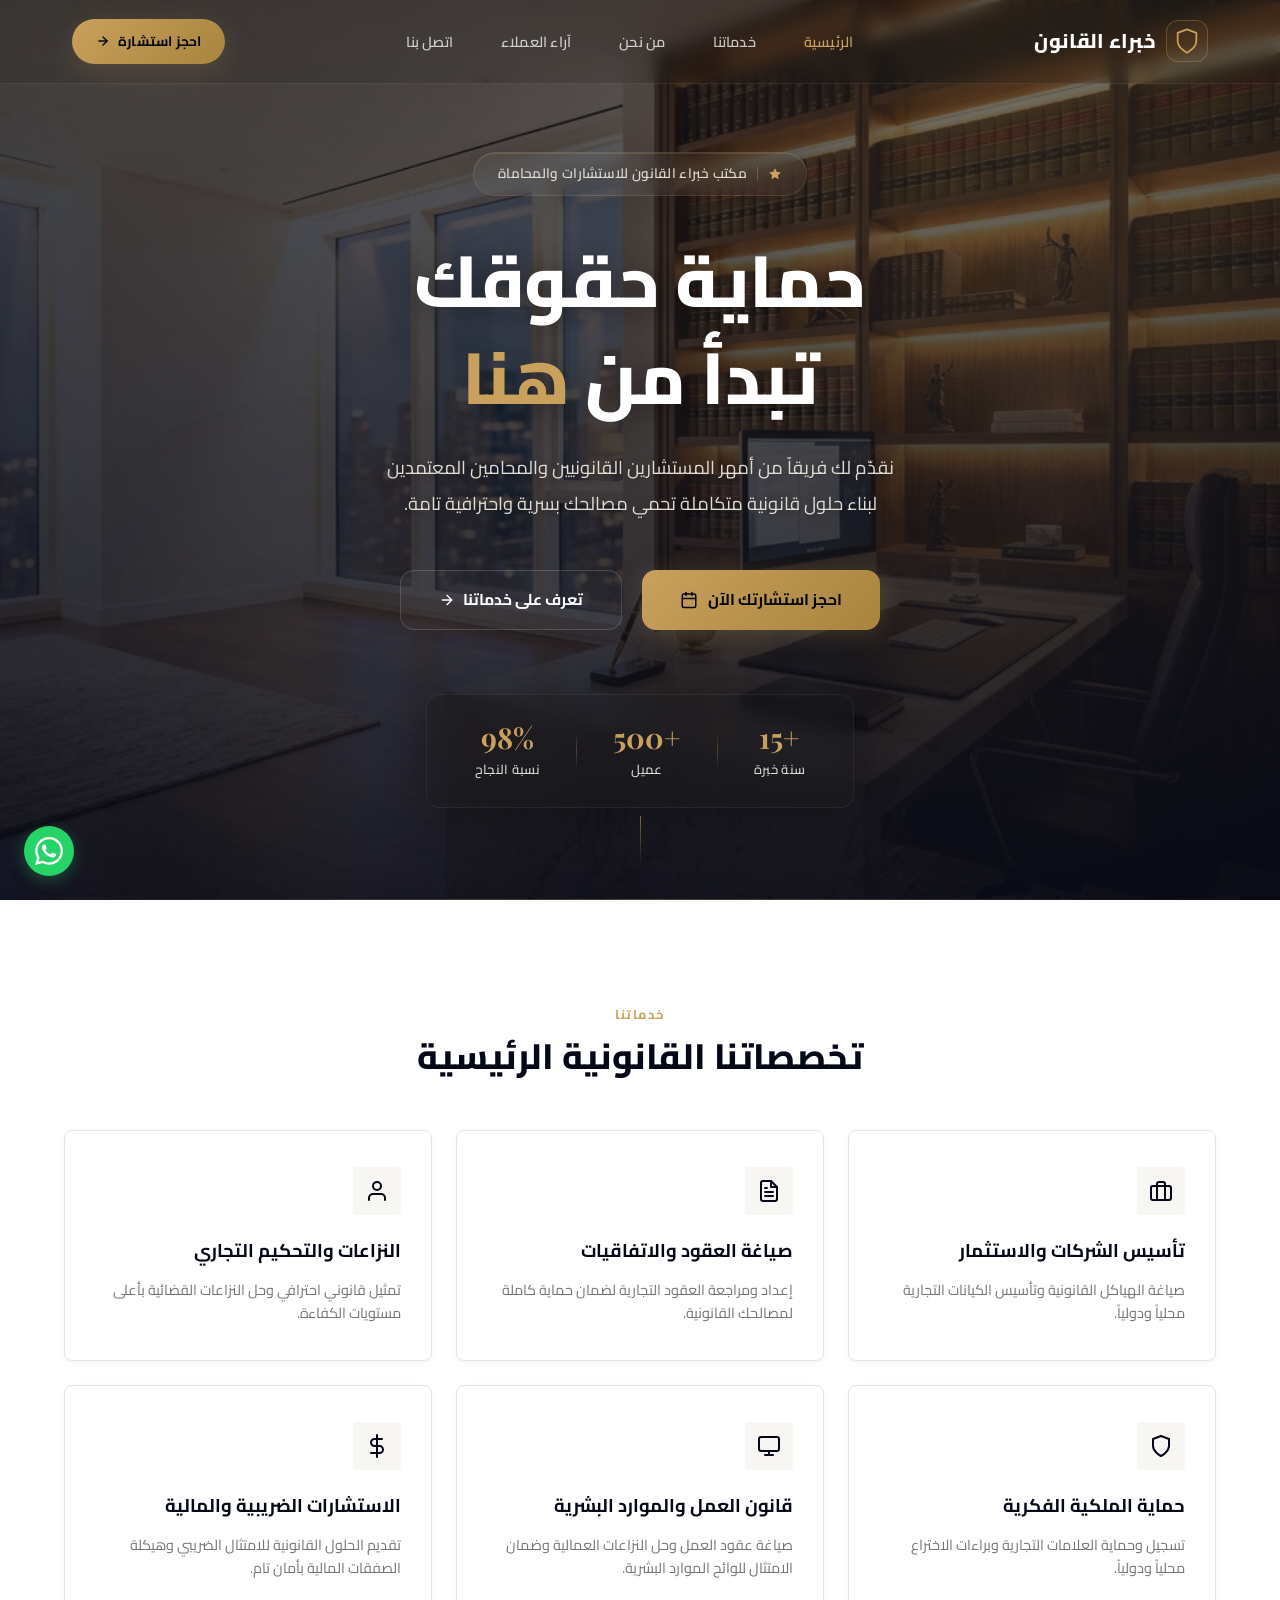
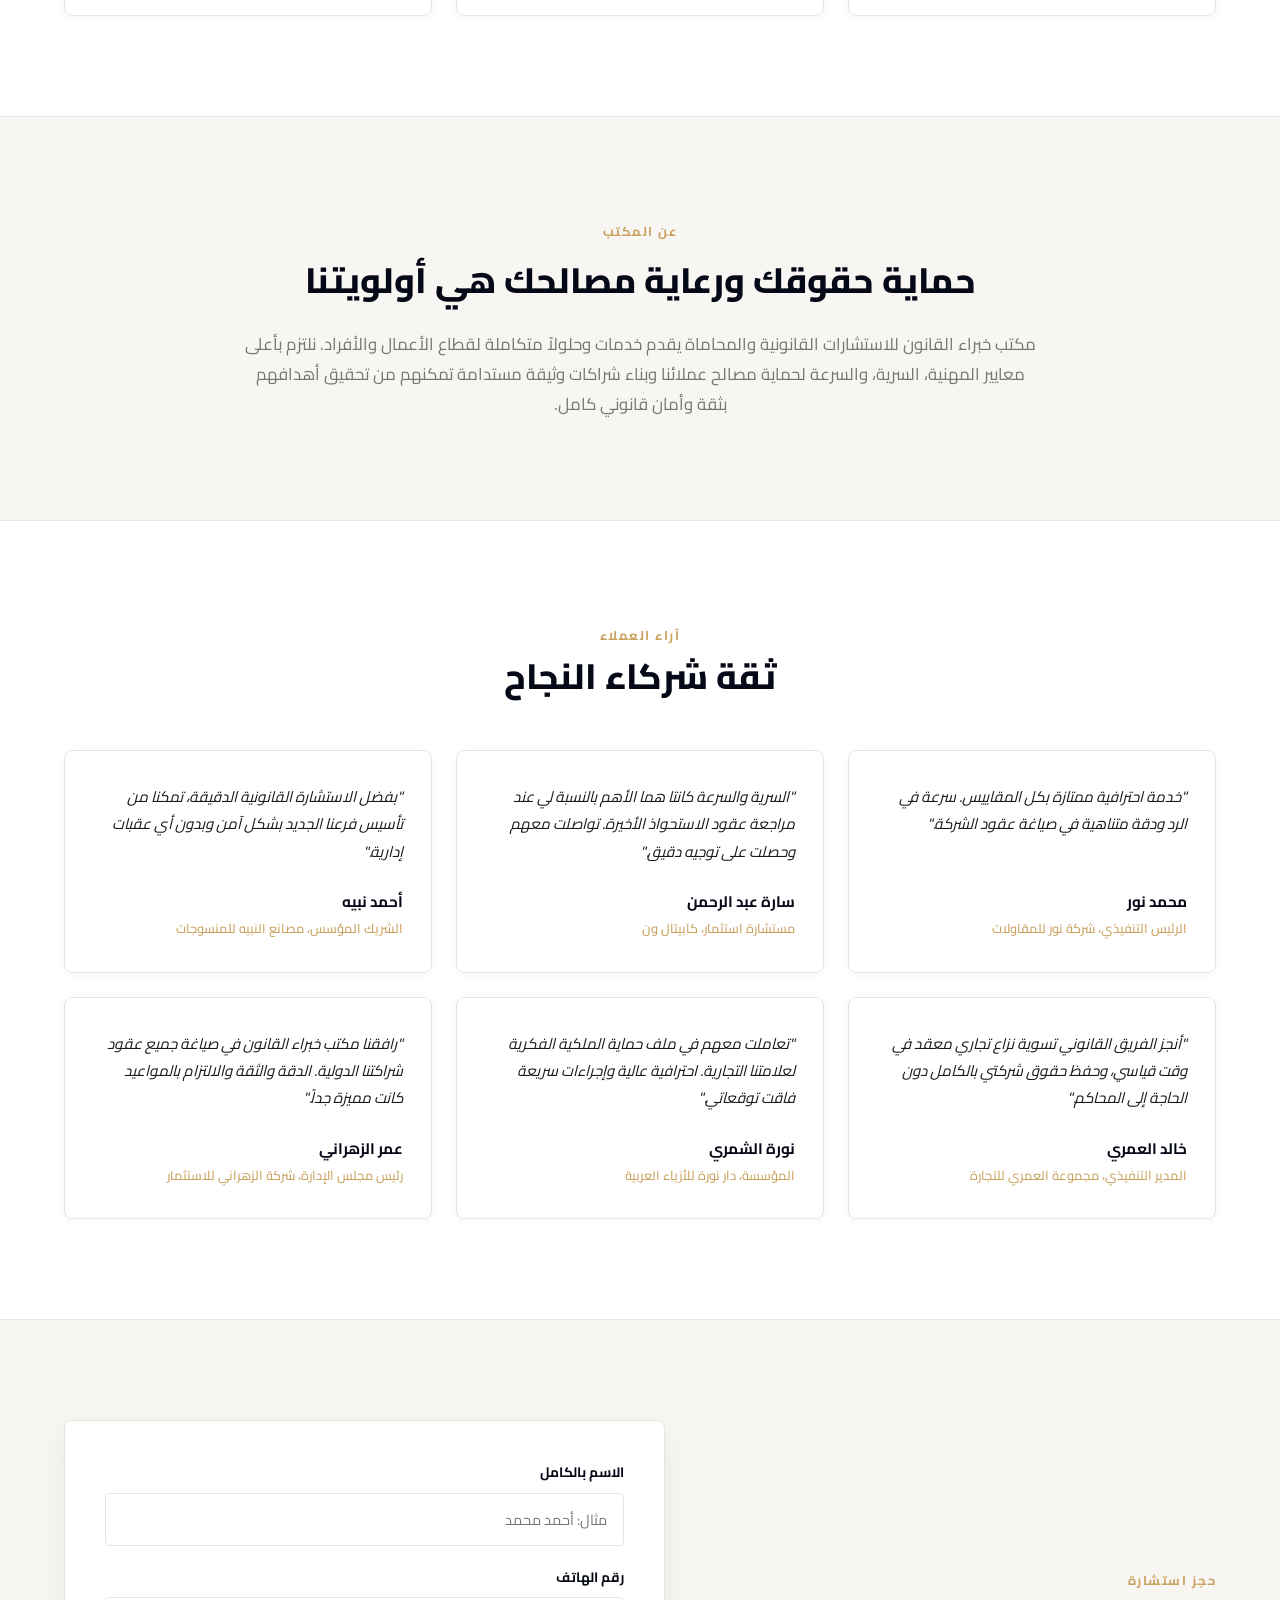
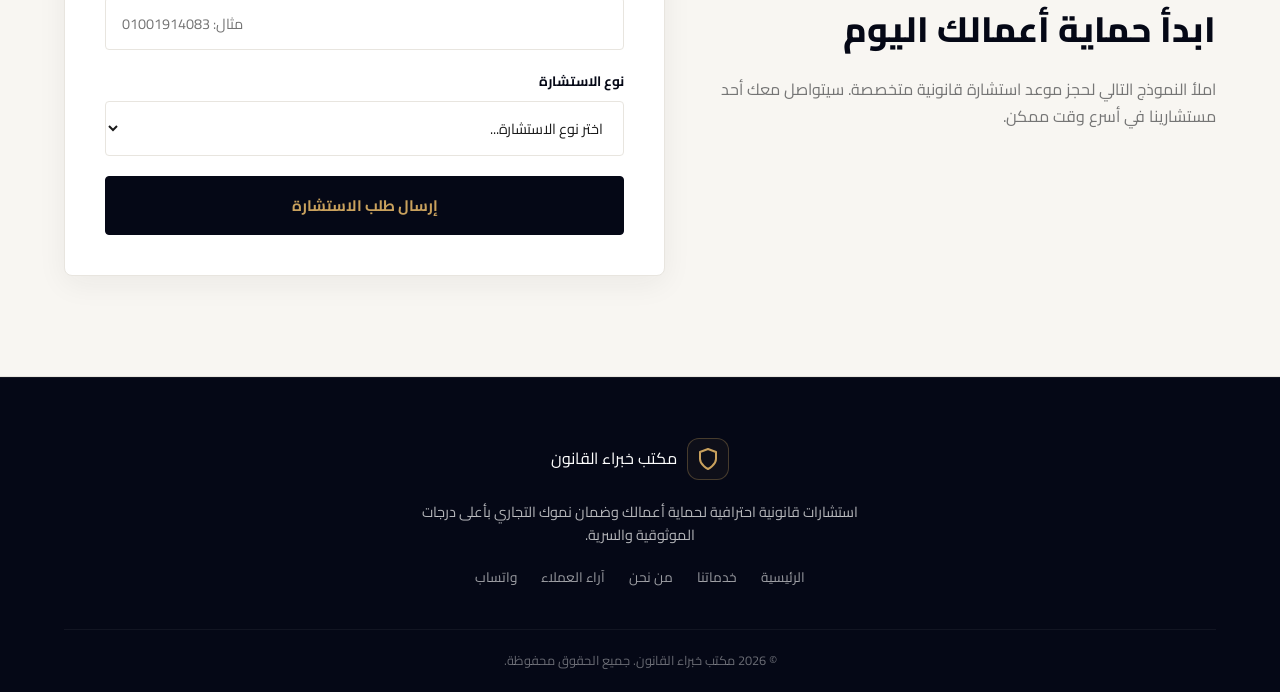
<file: index.html>
<!DOCTYPE html>
<html lang="ar" dir="rtl">
<head>
  <meta charset="UTF-8">
  <meta name="viewport" content="width=device-width, initial-scale=1.0">
  <meta name="description" content="مكتب خبراء القانون — استشارات قانونية موثوقة وحلول متكاملة للشركات والأفراد بأعلى درجات السرية والاحترافية.">
  <title>خبراء القانون | استشارات قانونية موثوقة</title>
  <!-- Premium Fonts -->
  <link rel="preconnect" href="https://fonts.googleapis.com">
  <link rel="preconnect" href="https://fonts.gstatic.com" crossorigin>
  <link href="https://fonts.googleapis.com/css2?family=Playfair+Display:wght@400;500;600;700;800;900&family=Cairo:wght@300;400;500;600;700;800;900&family=Inter:wght@300;400;500;600;700&display=swap" rel="stylesheet">
  <!-- Main Stylesheet -->
  <link rel="stylesheet" href="style.css?v=4.0">
</head>
<body>

  <!-- ===== PREMIUM NAVBAR ===== -->
  <nav class="navbar transparent" id="navbar">
    <div class="nav-container">
      <a href="#" class="logo" id="nav-logo">
        <span class="logo-icon">
          <svg width="28" height="28" viewBox="0 0 24 24" fill="none" stroke="currentColor" stroke-width="1.5" stroke-linecap="round" stroke-linejoin="round"><path d="M12 22s8-4 8-10V5l-8-3-8 3v7c0 6 8 10 8 10z"/></svg>
        </span>
        <span class="logo-text">خبراء القانون</span>
      </a>
      <ul class="nav-links" id="nav-links">
        <li><a href="#hero" class="active">الرئيسية</a></li>
        <li><a href="#services">خدماتنا</a></li>
        <li><a href="#about">من نحن</a></li>
        <li><a href="#testimonials">آراء العملاء</a></li>
        <li><a href="#booking">اتصل بنا</a></li>
      </ul>
      <a href="#booking" class="nav-cta" id="nav-cta-btn">
        <span>احجز استشارة</span>
        <svg width="14" height="14" viewBox="0 0 24 24" fill="none" stroke="currentColor" stroke-width="2.5" stroke-linecap="round" stroke-linejoin="round"><line x1="5" y1="12" x2="19" y2="12"/><polyline points="12 5 19 12 12 19"/></svg>
      </a>
      <button class="mobile-toggle" id="mobile-toggle" aria-label="القائمة">
        <span class="hamburger-line"></span>
        <span class="hamburger-line"></span>
        <span class="hamburger-line"></span>
      </button>
    </div>
  </nav>

  <!-- ===== HERO SECTION — PREMIUM REBUILD ===== -->
  <section class="hero" id="hero">
    <!-- Cinematic Background -->
    <div class="hero-bg" id="hero-parallax-bg"></div>
    <!-- Multi-Layer Overlay -->
    <div class="hero-overlay"></div>
    <div class="hero-overlay-gradient"></div>
    <!-- Decorative Light Effects -->
    <div class="hero-light-orb hero-light-orb--1"></div>
    <div class="hero-light-orb hero-light-orb--2"></div>
    <!-- Thin Gold Accent Line -->
    <div class="hero-gold-line"></div>

    <div class="hero-content">
      <!-- Premium Glass Badge -->
      <div class="hero-badge animate-fade-up" style="--delay: 0.1s">
        <span class="badge-icon">
          <svg width="14" height="14" viewBox="0 0 24 24" fill="currentColor" stroke="none"><path d="M12 2l3.09 6.26L22 9.27l-5 4.87 1.18 6.88L12 17.77l-6.18 3.25L7 14.14 2 9.27l6.91-1.01L12 2z"/></svg>
        </span>
        <span class="badge-divider"></span>
        <span class="badge-text">مكتب خبراء القانون للاستشارات والمحاماة</span>
      </div>

      <!-- Main Heading — Arabic Luxury Typography -->
      <h1 class="hero-heading animate-fade-up" style="--delay: 0.25s">
        <span class="hero-heading-line">حماية حقوقك</span>
        <span class="hero-heading-line">تبدأ من <span class="text-gold">هنا</span></span>
      </h1>

      <!-- Arabic Subtitle -->
      <p class="hero-subtitle animate-fade-up" style="--delay: 0.4s">
        نقدّم لك فريقاً من أمهر المستشارين القانونيين والمحامين المعتمدين<br>
        لبناء حلول قانونية متكاملة تحمي مصالحك بسرية واحترافية تامة.
      </p>

      <!-- Premium CTA Buttons -->
      <div class="hero-actions animate-fade-up" style="--delay: 0.55s">
        <a href="#booking" class="hero-btn-primary" id="hero-cta-primary">
          <span>احجز استشارتك الآن</span>
          <span class="btn-icon">
            <svg width="18" height="18" viewBox="0 0 24 24" fill="none" stroke="currentColor" stroke-width="2" stroke-linecap="round" stroke-linejoin="round"><rect x="3" y="4" width="18" height="18" rx="2" ry="2"/><line x1="16" y1="2" x2="16" y2="6"/><line x1="8" y1="2" x2="8" y2="6"/><line x1="3" y1="10" x2="21" y2="10"/></svg>
          </span>
        </a>
        <a href="#services" class="hero-btn-secondary" id="hero-cta-secondary">
          <span>تعرف على خدماتنا</span>
          <span class="btn-arrow">
            <svg width="16" height="16" viewBox="0 0 24 24" fill="none" stroke="currentColor" stroke-width="2" stroke-linecap="round" stroke-linejoin="round"><line x1="5" y1="12" x2="19" y2="12"/><polyline points="12 5 19 12 12 19"/></svg>
          </span>
        </a>
      </div>

      <!-- Trust Indicators -->
      <div class="hero-trust animate-fade-up" style="--delay: 0.7s">
        <div class="trust-item">
          <span class="trust-number">+15</span>
          <span class="trust-label">سنة خبرة</span>
        </div>
        <div class="trust-divider"></div>
        <div class="trust-item">
          <span class="trust-number">+500</span>
          <span class="trust-label">عميل</span>
        </div>
        <div class="trust-divider"></div>
        <div class="trust-item">
          <span class="trust-number">98%</span>
          <span class="trust-label">نسبة النجاح</span>
        </div>
      </div>
    </div>

    <!-- Scroll Indicator -->
    <div class="hero-scroll-indicator animate-fade-up" style="--delay: 0.9s">
      <div class="scroll-line"></div>
    </div>
  </section>

  <!-- ===== SERVICES SECTION ===== -->
  <section class="section" id="services">
    <div class="container">
      <div class="section-header">
        <span class="section-badge">خدماتنا</span>
        <h2 class="section-title">تخصصاتنا القانونية الرئيسية</h2>
      </div>

      <div class="services-grid">
        <!-- Card 1 -->
        <div class="service-card">
          <div class="service-icon-box">
            <svg width="24" height="24" viewBox="0 0 24 24" fill="none" stroke="currentColor" stroke-width="2" stroke-linecap="round" stroke-linejoin="round"><rect x="2" y="7" width="20" height="14" rx="2" ry="2"/><path d="M16 21V5a2 2 0 0 0-2-2h-4a2 2 0 0 0-2 2v16"/></svg>
          </div>
          <h3>تأسيس الشركات والاستثمار</h3>
          <p>صياغة الهياكل القانونية وتأسيس الكيانات التجارية محلياً ودولياً.</p>
        </div>

        <!-- Card 2 -->
        <div class="service-card">
          <div class="service-icon-box">
            <svg width="24" height="24" viewBox="0 0 24 24" fill="none" stroke="currentColor" stroke-width="2" stroke-linecap="round" stroke-linejoin="round"><path d="M14 2H6a2 2 0 0 0-2 2v16a2 2 0 0 0 2 2h12a2 2 0 0 0 2-2V8z"/><polyline points="14 2 14 8 20 8"/><line x1="16" y1="13" x2="8" y2="13"/><line x1="16" y1="17" x2="8" y2="17"/><polyline points="10 9 9 9 8 9"/></svg>
          </div>
          <h3>صياغة العقود والاتفاقيات</h3>
          <p>إعداد ومراجعة العقود التجارية لضمان حماية كاملة لمصالحك القانونية.</p>
        </div>

        <!-- Card 3 -->
        <div class="service-card">
          <div class="service-icon-box">
            <svg width="24" height="24" viewBox="0 0 24 24" fill="none" stroke="currentColor" stroke-width="2" stroke-linecap="round" stroke-linejoin="round"><path d="M20 21v-2a4 4 0 0 0-4-4H8a4 4 0 0 0-4 4v2"/><circle cx="12" cy="7" r="4"/></svg>
          </div>
          <h3>النزاعات والتحكيم التجاري</h3>
          <p>تمثيل قانوني احترافي وحل النزاعات القضائية بأعلى مستويات الكفاءة.</p>
        </div>

        <!-- Card 4 -->
        <div class="service-card">
          <div class="service-icon-box">
            <svg width="24" height="24" viewBox="0 0 24 24" fill="none" stroke="currentColor" stroke-width="2" stroke-linecap="round" stroke-linejoin="round"><path d="M12 22s8-4 8-10V5l-8-3-8 3v7c0 6 8 10 8 10z"/></svg>
          </div>
          <h3>حماية الملكية الفكرية</h3>
          <p>تسجيل وحماية العلامات التجارية وبراءات الاختراع محلياً ودولياً.</p>
        </div>

        <!-- Card 5 -->
        <div class="service-card">
          <div class="service-icon-box">
            <svg width="24" height="24" viewBox="0 0 24 24" fill="none" stroke="currentColor" stroke-width="2" stroke-linecap="round" stroke-linejoin="round"><rect x="2" y="3" width="20" height="14" rx="2"/><path d="M8 21h8M12 17v4"/></svg>
          </div>
          <h3>قانون العمل والموارد البشرية</h3>
          <p>صياغة عقود العمل وحل النزاعات العمالية وضمان الامتثال للوائح الموارد البشرية.</p>
        </div>

        <!-- Card 6 -->
        <div class="service-card">
          <div class="service-icon-box">
            <svg width="24" height="24" viewBox="0 0 24 24" fill="none" stroke="currentColor" stroke-width="2" stroke-linecap="round" stroke-linejoin="round"><line x1="12" y1="1" x2="12" y2="23"/><path d="M17 5H9.5a3.5 3.5 0 0 0 0 7h5a3.5 3.5 0 0 1 0 7H6"/></svg>
          </div>
          <h3>الاستشارات الضريبية والمالية</h3>
          <p>تقديم الحلول القانونية للامتثال الضريبي وهيكلة الصفقات المالية بأمان تام.</p>
        </div>
      </div>
    </div>
  </section>

  <!-- ===== ABOUT SECTION ===== -->
  <section class="section section-gray" id="about">
    <div class="container">
      <div class="about-container">
        <div class="about-content">
          <span class="section-badge">عن المكتب</span>
          <h2>حماية حقوقك ورعاية مصالحك هي أولويتنا</h2>
          <p>مكتب خبراء القانون للاستشارات القانونية والمحاماة يقدم خدمات وحلولاً متكاملة لقطاع الأعمال والأفراد. نلتزم بأعلى معايير المهنية، السرية، والسرعة لحماية مصالح عملائنا وبناء شراكات وثيقة مستدامة تمكنهم من تحقيق أهدافهم بثقة وأمان قانوني كامل.</p>
        </div>
      </div>
    </div>
  </section>

  <!-- ===== TESTIMONIALS SECTION ===== -->
  <section class="section" id="testimonials">
    <div class="container">
      <div class="section-header">
        <span class="section-badge">آراء العملاء</span>
        <h2 class="section-title">ثقة شركاء النجاح</h2>
      </div>

      <div class="testimonials-grid">
        <!-- Card 1 -->
        <div class="testimonial-card">
          <p class="quote">"خدمة احترافية ممتازة بكل المقاييس. سرعة في الرد ودقة متناهية في صياغة عقود الشركة."</p>
          <div class="user-info">
            <h4>محمد نور</h4>
            <p>الرئيس التنفيذي، شركة نور للمقاولات</p>
          </div>
        </div>

        <!-- Card 2 -->
        <div class="testimonial-card">
          <p class="quote">"السرية والسرعة كانتا هما الأهم بالنسبة لي عند مراجعة عقود الاستحواذ الأخيرة. تواصلت معهم وحصلت على توجيه دقيق."</p>
          <div class="user-info">
            <h4>سارة عبد الرحمن</h4>
            <p>مستشارة استثمار، كابيتال ون</p>
          </div>
        </div>

        <!-- Card 3 -->
        <div class="testimonial-card">
          <p class="quote">"بفضل الاستشارة القانونية الدقيقة، تمكنا من تأسيس فرعنا الجديد بشكل آمن وبدون أي عقبات إدارية."</p>
          <div class="user-info">
            <h4>أحمد نبيه</h4>
            <p>الشريك المؤسس، مصانع النبيه للمنسوجات</p>
          </div>
        </div>

        <!-- Card 4 -->
        <div class="testimonial-card">
          <p class="quote">"أنجز الفريق القانوني تسوية نزاع تجاري معقد في وقت قياسي، وحفظ حقوق شركتي بالكامل دون الحاجة إلى المحاكم."</p>
          <div class="user-info">
            <h4>خالد العمري</h4>
            <p>المدير التنفيذي، مجموعة العمري للتجارة</p>
          </div>
        </div>

        <!-- Card 5 -->
        <div class="testimonial-card">
          <p class="quote">"تعاملت معهم في ملف حماية الملكية الفكرية لعلامتنا التجارية. احترافية عالية وإجراءات سريعة فاقت توقعاتي."</p>
          <div class="user-info">
            <h4>نورة الشمري</h4>
            <p>المؤسسة، دار نورة للأزياء العربية</p>
          </div>
        </div>

        <!-- Card 6 -->
        <div class="testimonial-card">
          <p class="quote">"رافقنا مكتب خبراء القانون في صياغة جميع عقود شراكتنا الدولية. الدقة والثقة والالتزام بالمواعيد كانت مميزة جداً."</p>
          <div class="user-info">
            <h4>عمر الزهراني</h4>
            <p>رئيس مجلس الإدارة، شركة الزهراني للاستثمار</p>
          </div>
        </div>
      </div>
    </div>
  </section>

  <!-- ===== CONTACT / BOOKING SECTION ===== -->
  <section class="section section-gray" id="booking">
    <div class="container">
      <div class="booking-container">
        <div class="booking-info">
          <span class="section-badge">حجز استشارة</span>
          <h2>ابدأ حماية أعمالك اليوم</h2>
          <p>املأ النموذج التالي لحجز موعد استشارة قانونية متخصصة. سيتواصل معك أحد مستشارينا في أسرع وقت ممكن.</p>
        </div>
        <form class="booking-form" id="consultation-form">
          <div class="form-group">
            <label for="name">الاسم بالكامل</label>
            <input type="text" id="name" required placeholder="مثال: أحمد محمد">
          </div>
          <div class="form-group">
            <label for="phone">رقم الهاتف</label>
            <input type="tel" id="phone" required placeholder="مثال: 01001914083">
          </div>
          <div class="form-group">
            <label for="type">نوع الاستشارة</label>
            <select id="type" required>
              <option value="" disabled selected>اختر نوع الاستشارة...</option>
              <option value="تأسيس شركات">تأسيس شركات واستثمار</option>
              <option value="صياغة عقود">صياغة ومراجعة عقود</option>
              <option value="نزاعات تجارية">نزاعات وتحكيم تجاري</option>
              <option value="أخرى">استشارة قانونية أخرى</option>
            </select>
          </div>
          <button type="submit" class="submit-btn">إرسال طلب الاستشارة</button>
        </form>
      </div>
    </div>
  </section>

  <!-- ===== FOOTER ===== -->
  <footer class="footer-main">
    <div class="container">
      <div class="footer-content">
        <a href="#" class="logo">
          <span class="logo-icon">
            <svg width="24" height="24" viewBox="0 0 24 24" fill="none" stroke="currentColor" stroke-width="2" stroke-linecap="round" stroke-linejoin="round"><path d="M12 22s8-4 8-10V5l-8-3-8 3v7c0 6 8 10 8 10z"/></svg>
          </span>
          <span>مكتب خبراء القانون</span>
        </a>
        <p>استشارات قانونية احترافية لحماية أعمالك وضمان نموك التجاري بأعلى درجات الموثوقية والسرية.</p>
        <div class="footer-links">
          <a href="#hero">الرئيسية</a>
          <a href="#services">خدماتنا</a>
          <a href="#about">من نحن</a>
          <a href="#testimonials">آراء العملاء</a>
          <a href="https://wa.me/201001914083" target="_blank" class="whatsapp-link">واتساب</a>
        </div>
      </div>
      <div class="footer-bottom">
        <p>© 2026 مكتب خبراء القانون. جميع الحقوق محفوظة.</p>
      </div>
    </div>
  </footer>

  <!-- ===== WHATSAPP FLOAT BUTTON ===== -->
  <a href="https://wa.me/201001914083" target="_blank" class="whatsapp-float" aria-label="تواصل معنا عبر واتساب">
    <svg width="28" height="28" viewBox="0 0 24 24" fill="white"><path d="M17.472 14.382c-.297-.149-1.758-.867-2.03-.967-.273-.099-.471-.148-.67.15-.197.297-.767.966-.94 1.164-.173.199-.347.223-.644.075-.297-.15-1.255-.463-2.39-1.475-.883-.788-1.48-1.761-1.653-2.059-.173-.297-.018-.458.13-.606.134-.133.298-.347.446-.52.149-.174.198-.298.298-.497.099-.198.05-.371-.025-.52-.075-.149-.669-1.612-.916-2.207-.242-.579-.487-.5-.669-.51-.173-.008-.371-.01-.57-.01-.198 0-.52.074-.792.372-.272.297-1.04 1.016-1.04 2.479 0 1.462 1.065 2.875 1.213 3.074.149.198 2.096 3.2 5.077 4.487.709.306 1.262.489 1.694.625.712.227 1.36.195 1.871.118.571-.085 1.758-.719 2.006-1.413.248-.694.248-1.289.173-1.413-.074-.124-.272-.198-.57-.347m-5.421 7.403h-.004a9.87 9.87 0 01-5.031-1.378l-.361-.214-3.741.982.998-3.648-.235-.374a9.86 9.86 0 01-1.51-5.26c.001-5.45 4.436-9.884 9.888-9.884 2.64 0 5.122 1.03 6.988 2.898a9.825 9.825 0 012.893 6.994c-.003 5.45-4.437 9.884-9.885 9.884m8.413-18.297A11.815 11.815 0 0012.05 0C5.495 0 .16 5.335.157 11.892c0 2.096.547 4.142 1.588 5.945L.057 24l6.305-1.654a11.882 11.882 0 005.683 1.448h.005c6.554 0 11.89-5.335 11.893-11.893a11.821 11.821 0 00-3.48-8.413z"/></svg>
  </a>

  <!-- Main Script -->
  <script src="script.js?v=4.0"></script>
</body>
</html>
</file>
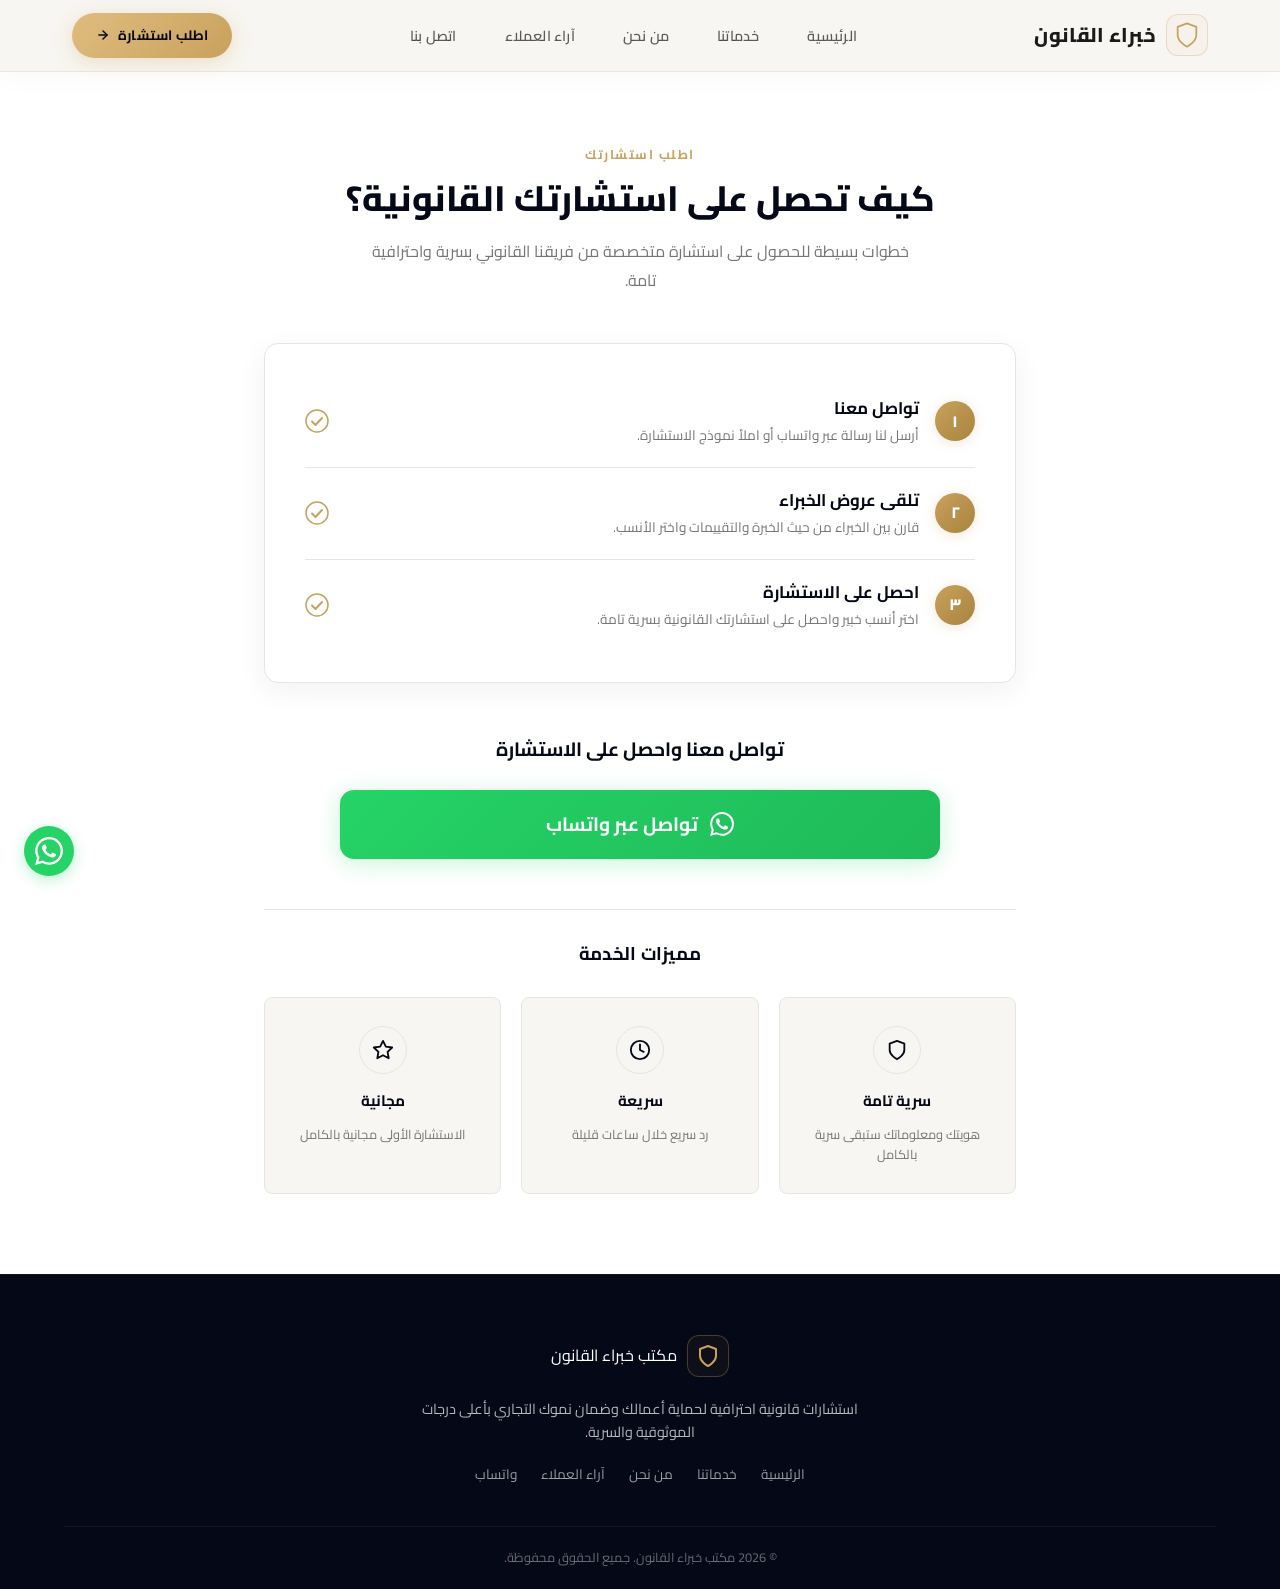
<file: consultation.html>
<!DOCTYPE html>
<html lang="ar" dir="rtl">
<head>
  <meta charset="UTF-8">
  <meta name="viewport" content="width=device-width, initial-scale=1.0">
  <meta name="description" content="اطلب استشارة متخصصة من مكتب خبراء القانون — تواصل معنا عبر واتساب واحصل على استشارتك بسرية وسرعة.">
  <title>اطلب استشارة | خبراء القانون</title>
  <!-- Premium Fonts -->
  <link rel="preconnect" href="https://fonts.googleapis.com">
  <link rel="preconnect" href="https://fonts.gstatic.com" crossorigin>
  <link href="https://fonts.googleapis.com/css2?family=Playfair+Display:wght@400;500;600;700;800;900&family=Cairo:wght@300;400;500;600;700;800;900&family=Inter:wght@300;400;500;600;700&display=swap" rel="stylesheet">
  <!-- Main Stylesheet -->
  <link rel="stylesheet" href="style.css?v=4.0">
  <link rel="stylesheet" href="consultation.css?v=4.0">
</head>
<body>

  <!-- ===== PREMIUM NAVBAR ===== -->
  <nav class="navbar transparent" id="navbar">
    <div class="nav-container">
      <a href="index.html" class="logo" id="nav-logo">
        <span class="logo-icon">
          <svg width="28" height="28" viewBox="0 0 24 24" fill="none" stroke="currentColor" stroke-width="1.5" stroke-linecap="round" stroke-linejoin="round"><path d="M12 22s8-4 8-10V5l-8-3-8 3v7c0 6 8 10 8 10z"/></svg>
        </span>
        <span class="logo-text">خبراء القانون</span>
      </a>
      <ul class="nav-links" id="nav-links">
        <li><a href="index.html">الرئيسية</a></li>
        <li><a href="index.html#services">خدماتنا</a></li>
        <li><a href="index.html#about">من نحن</a></li>
        <li><a href="index.html#testimonials">آراء العملاء</a></li>
        <li><a href="index.html#booking">اتصل بنا</a></li>
      </ul>
      <a href="consultation.html" class="nav-cta nav-cta--active" id="nav-cta-btn">
        <span>اطلب استشارة</span>
        <svg width="14" height="14" viewBox="0 0 24 24" fill="none" stroke="currentColor" stroke-width="2.5" stroke-linecap="round" stroke-linejoin="round"><line x1="5" y1="12" x2="19" y2="12"/><polyline points="12 5 19 12 12 19"/></svg>
      </a>
      <button class="mobile-toggle" id="mobile-toggle" aria-label="القائمة">
        <span class="hamburger-line"></span>
        <span class="hamburger-line"></span>
        <span class="hamburger-line"></span>
      </button>
    </div>
  </nav>

  <!-- ===== CONSULTATION PAGE CONTENT ===== -->
  <main class="consultation-page">

    <!-- Page Header -->
    <div class="consult-page-header animate-fade-up" style="--delay: 0.1s">
      <span class="section-badge">اطلب استشارتك</span>
      <h1 class="consult-page-title">كيف تحصل على استشارتك القانونية؟</h1>
      <p class="consult-page-subtitle">خطوات بسيطة للحصول على استشارة متخصصة من فريقنا القانوني بسرية واحترافية تامة.</p>
    </div>

    <!-- Steps Card -->
    <div class="consultation-card animate-fade-up" style="--delay: 0.25s">
      <div class="step-row">
        <div class="step-number">١</div>
        <div class="step-info">
          <span class="step-text">تواصل معنا</span>
          <span class="step-desc">أرسل لنا رسالة عبر واتساب أو املأ نموذج الاستشارة.</span>
        </div>
        <div class="step-check">
          <svg width="24" height="24" viewBox="0 0 24 24" fill="none"><circle cx="12" cy="12" r="11" stroke="currentColor" stroke-width="1.5"/><path d="M7 12.5L10.5 16L17 9" stroke="currentColor" stroke-width="2" stroke-linecap="round" stroke-linejoin="round"/></svg>
        </div>
      </div>
      <div class="step-divider"></div>
      <div class="step-row">
        <div class="step-number">٢</div>
        <div class="step-info">
          <span class="step-text">تلقى عروض الخبراء</span>
          <span class="step-desc">قارن بين الخبراء من حيث الخبرة والتقييمات واختر الأنسب.</span>
        </div>
        <div class="step-check">
          <svg width="24" height="24" viewBox="0 0 24 24" fill="none"><circle cx="12" cy="12" r="11" stroke="currentColor" stroke-width="1.5"/><path d="M7 12.5L10.5 16L17 9" stroke="currentColor" stroke-width="2" stroke-linecap="round" stroke-linejoin="round"/></svg>
        </div>
      </div>
      <div class="step-divider"></div>
      <div class="step-row">
        <div class="step-number">٣</div>
        <div class="step-info">
          <span class="step-text">احصل على الاستشارة</span>
          <span class="step-desc">اختر أنسب خبير واحصل على استشارتك القانونية بسرية تامة.</span>
        </div>
        <div class="step-check">
          <svg width="24" height="24" viewBox="0 0 24 24" fill="none"><circle cx="12" cy="12" r="11" stroke="currentColor" stroke-width="1.5"/><path d="M7 12.5L10.5 16L17 9" stroke="currentColor" stroke-width="2" stroke-linecap="round" stroke-linejoin="round"/></svg>
        </div>
      </div>
    </div>

    <!-- CTA Section -->
    <div class="consultation-cta-section animate-fade-up" style="--delay: 0.4s">
      <h2>تواصل معنا واحصل على الاستشارة</h2>
      <a href="https://wa.me/201001914083" target="_blank" class="whatsapp-cta-btn">
        <svg width="24" height="24" viewBox="0 0 24 24" fill="white"><path d="M17.472 14.382c-.297-.149-1.758-.867-2.03-.967-.273-.099-.471-.148-.67.15-.197.297-.767.966-.94 1.164-.173.199-.347.223-.644.075-.297-.15-1.255-.463-2.39-1.475-.883-.788-1.48-1.761-1.653-2.059-.173-.297-.018-.458.13-.606.134-.133.298-.347.446-.52.149-.174.198-.298.298-.497.099-.198.05-.371-.025-.52-.075-.149-.669-1.612-.916-2.207-.242-.579-.487-.5-.669-.51-.173-.008-.371-.01-.57-.01-.198 0-.52.074-.792.372-.272.297-1.04 1.016-1.04 2.479 0 1.462 1.065 2.875 1.213 3.074.149.198 2.096 3.2 5.077 4.487.709.306 1.262.489 1.694.625.712.227 1.36.195 1.871.118.571-.085 1.758-.719 2.006-1.413.248-.694.248-1.289.173-1.413-.074-.124-.272-.198-.57-.347m-5.421 7.403h-.004a9.87 9.87 0 01-5.031-1.378l-.361-.214-3.741.982.998-3.648-.235-.374a9.86 9.86 0 01-1.51-5.26c.001-5.45 4.436-9.884 9.888-9.884 2.64 0 5.122 1.03 6.988 2.898a9.825 9.825 0 012.893 6.994c-.003 5.45-4.437 9.884-9.885 9.884m8.413-18.297A11.815 11.815 0 0012.05 0C5.495 0 .16 5.335.157 11.892c0 2.096.547 4.142 1.588 5.945L.057 24l6.305-1.654a11.882 11.882 0 005.683 1.448h.005c6.554 0 11.89-5.335 11.893-11.893a11.821 11.821 0 00-3.48-8.413z"/></svg>
        <span>تواصل عبر واتساب</span>
      </a>
    </div>

    <!-- Service Features -->
    <div class="service-features animate-fade-up" style="--delay: 0.55s">
      <div class="features-header-line"></div>
      <h3>مميزات الخدمة</h3>
      <div class="features-grid">
        <div class="feature-item">
          <div class="feature-icon">
            <svg width="22" height="22" viewBox="0 0 24 24" fill="none" stroke="currentColor" stroke-width="2" stroke-linecap="round" stroke-linejoin="round"><path d="M12 22s8-4 8-10V5l-8-3-8 3v7c0 6 8 10 8 10z"/></svg>
          </div>
          <span>سرية تامة</span>
          <p>هويتك ومعلوماتك ستبقى سرية بالكامل</p>
        </div>
        <div class="feature-item">
          <div class="feature-icon">
            <svg width="22" height="22" viewBox="0 0 24 24" fill="none" stroke="currentColor" stroke-width="2" stroke-linecap="round" stroke-linejoin="round"><circle cx="12" cy="12" r="10"/><polyline points="12 6 12 12 16 14"/></svg>
          </div>
          <span>سريعة</span>
          <p>رد سريع خلال ساعات قليلة</p>
        </div>
        <div class="feature-item">
          <div class="feature-icon">
            <svg width="22" height="22" viewBox="0 0 24 24" fill="none" stroke="currentColor" stroke-width="2" stroke-linecap="round" stroke-linejoin="round"><path d="M12 2l3.09 6.26L22 9.27l-5 4.87 1.18 6.88L12 17.77l-6.18 3.25L7 14.14 2 9.27l6.91-1.01L12 2z"/></svg>
          </div>
          <span>مجانية</span>
          <p>الاستشارة الأولى مجانية بالكامل</p>
        </div>
      </div>
    </div>

  </main>

  <!-- ===== FOOTER ===== -->
  <footer class="footer-main">
    <div class="container">
      <div class="footer-content">
        <a href="index.html" class="logo">
          <span class="logo-icon">
            <svg width="24" height="24" viewBox="0 0 24 24" fill="none" stroke="currentColor" stroke-width="2" stroke-linecap="round" stroke-linejoin="round"><path d="M12 22s8-4 8-10V5l-8-3-8 3v7c0 6 8 10 8 10z"/></svg>
          </span>
          <span>مكتب خبراء القانون</span>
        </a>
        <p>استشارات قانونية احترافية لحماية أعمالك وضمان نموك التجاري بأعلى درجات الموثوقية والسرية.</p>
        <div class="footer-links">
          <a href="index.html">الرئيسية</a>
          <a href="index.html#services">خدماتنا</a>
          <a href="index.html#about">من نحن</a>
          <a href="index.html#testimonials">آراء العملاء</a>
          <a href="https://wa.me/201001914083" target="_blank" class="whatsapp-link">واتساب</a>
        </div>
      </div>
      <div class="footer-bottom">
        <p>© 2026 مكتب خبراء القانون. جميع الحقوق محفوظة.</p>
      </div>
    </div>
  </footer>

  <!-- ===== WHATSAPP FLOAT BUTTON ===== -->
  <a href="https://wa.me/201001914083" target="_blank" class="whatsapp-float" aria-label="تواصل معنا عبر واتساب">
    <svg width="28" height="28" viewBox="0 0 24 24" fill="white"><path d="M17.472 14.382c-.297-.149-1.758-.867-2.03-.967-.273-.099-.471-.148-.67.15-.197.297-.767.966-.94 1.164-.173.199-.347.223-.644.075-.297-.15-1.255-.463-2.39-1.475-.883-.788-1.48-1.761-1.653-2.059-.173-.297-.018-.458.13-.606.134-.133.298-.347.446-.52.149-.174.198-.298.298-.497.099-.198.05-.371-.025-.52-.075-.149-.669-1.612-.916-2.207-.242-.579-.487-.5-.669-.51-.173-.008-.371-.01-.57-.01-.198 0-.52.074-.792.372-.272.297-1.04 1.016-1.04 2.479 0 1.462 1.065 2.875 1.213 3.074.149.198 2.096 3.2 5.077 4.487.709.306 1.262.489 1.694.625.712.227 1.36.195 1.871.118.571-.085 1.758-.719 2.006-1.413.248-.694.248-1.289.173-1.413-.074-.124-.272-.198-.57-.347m-5.421 7.403h-.004a9.87 9.87 0 01-5.031-1.378l-.361-.214-3.741.982.998-3.648-.235-.374a9.86 9.86 0 01-1.51-5.26c.001-5.45 4.436-9.884 9.888-9.884 2.64 0 5.122 1.03 6.988 2.898a9.825 9.825 0 012.893 6.994c-.003 5.45-4.437 9.884-9.885 9.884m8.413-18.297A11.815 11.815 0 0012.05 0C5.495 0 .16 5.335.157 11.892c0 2.096.547 4.142 1.588 5.945L.057 24l6.305-1.654a11.882 11.882 0 005.683 1.448h.005c6.554 0 11.89-5.335 11.893-11.893a11.821 11.821 0 00-3.48-8.413z"/></svg>
  </a>

  <!-- Main Script -->
  <script src="script.js?v=4.0"></script>
</body>
</html>
</file>
<file: style.css>
@import url('https://fonts.googleapis.com/css2?family=Cairo:wght@300;400;500;600;700;800;900&display=swap');

:root {
  --primary: #050816;
  --primary-mid: #0B1120;
  --primary-dark: #030510;
  --accent: #C9A15D;
  --accent-hover: #DFBC7F;
  --accent-dark: #A8843E;
  --accent-glow: rgba(201, 161, 93, 0.15);
  --white: #ffffff;
  --light-gray: #F8F6F2;
  --border-light: #E8E5DF;
  --text-dark: #1A1A1A;
  --text-muted: #757575;
  --text-secondary: #E0DCD3;
  --font-ar: 'Cairo', sans-serif;
  --font-en: 'Playfair Display', 'Georgia', serif;
  --font-ui: 'Inter', 'Cairo', sans-serif;
  --radius-sm: 4px;
  --radius-md: 8px;
  --radius-lg: 14px;
  --radius-pill: 50px;
  --transition: all 0.38s cubic-bezier(0.25, 1, 0.5, 1);
  --shadow-sm: 0 2px 8px rgba(26, 26, 26, 0.04);
  --shadow-md: 0 8px 30px rgba(26, 26, 26, 0.06);
  --shadow-gold: 0 8px 32px rgba(201, 161, 93, 0.2);
}

/* ===== GLOBAL RESET ===== */
*,*::before,*::after{margin:0;padding:0;box-sizing:border-box}
html{scroll-behavior:smooth;overflow-x:hidden}
body{font-family:var(--font-ar);direction:rtl;text-align:right;color:var(--text-dark);background:var(--white);line-height:1.7;-webkit-font-smoothing:antialiased}
.container{max-width:1200px;margin:0 auto;padding:0 24px}
.section{padding:100px 0}
.section-gray{background:var(--light-gray);border-top:1px solid var(--border-light);border-bottom:1px solid var(--border-light)}
.text-gold{color:var(--accent)}

/* Section Header */
.section-header{text-align:center;max-width:600px;margin:0 auto 50px}
.section-badge{display:inline-block;font-size:0.8rem;font-weight:700;color:var(--accent);letter-spacing:1.5px;text-transform:uppercase;margin-bottom:8px}
.section-title{font-size:clamp(1.6rem,3vw,2.2rem);font-weight:800;color:var(--primary);line-height:1.3}

/* ===== FADE-UP ANIMATION ===== */
@keyframes fadeUpIn {
  from { opacity:0; transform:translateY(32px) }
  to { opacity:1; transform:translateY(0) }
}
.animate-fade-up {
  opacity: 0;
  animation: fadeUpIn 0.8s cubic-bezier(0.22,1,0.36,1) forwards;
  animation-delay: var(--delay, 0s);
}

/* ===== PREMIUM NAVBAR ===== */
.navbar {
  position: fixed;
  top: 0; right: 0; left: 0;
  z-index: 1000;
  height: 84px;
  display: flex;
  align-items: center;
  transition: var(--transition);
}
.navbar.transparent {
  background: rgba(26, 26, 26, 0.15);
  backdrop-filter: blur(8px);
  -webkit-backdrop-filter: blur(8px);
  border-bottom: 1px solid rgba(255, 255, 255, 0.08);
}
.navbar.scrolled {
  height: 72px;
  background: rgba(248, 246, 242, 0.94);
  backdrop-filter: blur(20px);
  -webkit-backdrop-filter: blur(20px);
  border-bottom: 1px solid rgba(201, 161, 93, 0.18);
  box-shadow: 0 4px 30px rgba(0, 0, 0, 0.03);
}
.nav-container {
  width: 100%; max-width: 1200px; margin: 0 auto; padding: 0 32px;
  display: flex; align-items: center; justify-content: space-between;
}

/* Logo */
.logo {
  display: flex; align-items: center; gap: 10px;
  text-decoration: none; transition: var(--transition);
}
.logo-icon {
  display: flex; align-items: center; justify-content: center;
  color: var(--accent);
  width: 42px; height: 42px;
  border: 1px solid rgba(201,161,93,0.3);
  border-radius: 12px;
  background: rgba(201,161,93,0.05);
  transition: var(--transition);
}
.logo:hover .logo-icon { 
  background: rgba(201,161,93,0.15); 
  border-color: var(--accent);
  transform: rotate(5deg);
}
.logo-text {
  font-size: 1.25rem; font-weight: 800; color: var(--white);
  letter-spacing: 0.3px;
  transition: var(--transition);
}
.navbar.scrolled .logo-text {
  color: var(--text-dark);
}

/* Nav Links */
.nav-links {
  display: flex; gap: 24px; list-style: none; align-items: center;
  position: relative;
}
.nav-links a {
  text-decoration: none; font-weight: 600; font-size: 0.9rem;
  color: rgba(255, 255, 255, 0.75); transition: var(--transition);
  padding: 8px 12px; position: relative; letter-spacing: 0.2px;
  border-radius: 6px;
}
.nav-links a:hover {
  color: var(--white);
}
.nav-links a.active {
  color: var(--accent);
}
.navbar.scrolled .nav-links a {
  color: rgba(26, 26, 26, 0.7);
}
.navbar.scrolled .nav-links a:hover {
  color: var(--text-dark);
}
.navbar.scrolled .nav-links a.active {
  color: var(--accent);
}

/* Nav CTA */
.nav-cta {
  display: inline-flex; align-items: center; gap: 8px;
  background: linear-gradient(135deg, var(--accent), var(--accent-dark));
  color: var(--primary) !important; padding: 11px 24px;
  border-radius: var(--radius-pill); font-weight: 700; font-size: 0.85rem;
  text-decoration: none; transition: var(--transition);
  box-shadow: var(--shadow-gold);
  letter-spacing: 0.2px;
}
.nav-cta:hover {
  transform: translateY(-2px);
  box-shadow: 0 8px 28px rgba(201,161,93,0.38);
  background: linear-gradient(135deg, var(--accent-hover), var(--accent));
}

/* Hamburger */
.mobile-toggle {
  display: none; background: none; border: none; cursor: pointer;
  width: 32px; height: 24px; position: relative; flex-direction: column;
  justify-content: space-between; padding: 0;
}
.hamburger-line {
  display: block; width: 100%; height: 2px;
  background: var(--white); border-radius: 2px;
  transition: var(--transition);
}
.navbar.scrolled .hamburger-line {
  background: var(--text-dark);
}

/* ===== HERO SECTION ===== */
.hero {
  position: relative;
  min-height: 100vh;
  display: flex;
  align-items: center;
  justify-content: center;
  overflow: hidden;
  color: var(--white);
  background: var(--primary-dark);
}

/* Cinematic Background */
.hero-bg {
  position: absolute; inset: 0; z-index: 1;
  background: url('images/premium-hero-bg.png') center/cover no-repeat;
  transform: scale(1.05);
  animation: heroZoom 20s cubic-bezier(0.25, 1, 0.5, 1) infinite alternate;
  will-change: transform;
}
@keyframes heroZoom {
  0%   { transform: scale(1.02) }
  100% { transform: scale(1.07) }
}

/* Multi-layer overlays for high-contrast text readability */
.hero-overlay {
  position: absolute; inset: 0; z-index: 2;
  background: linear-gradient(135deg, rgba(26, 26, 26, 0.7) 0%, rgba(26, 26, 26, 0.45) 50%, rgba(26, 26, 26, 0.65) 100%);
}
.hero-overlay-gradient {
  position: absolute; inset: 0; z-index: 2;
  background: radial-gradient(circle at 75% 40%, rgba(201, 161, 93, 0.08) 0%, transparent 60%),
              linear-gradient(to bottom, rgba(5,8,22,0.3) 0%, rgba(5,8,22,0.85) 100%);
}

/* Light Orbs */
.hero-light-orb {
  position: absolute; border-radius: 50%; z-index: 2;
  pointer-events: none; filter: blur(100px);
}
.hero-light-orb--1 {
  width: 500px; height: 500px; top: -10%; right: -5%;
  background: rgba(201, 161, 93, 0.08);
  animation: orbFloat 12s ease-in-out infinite alternate;
}
.hero-light-orb--2 {
  width: 400px; height: 400px; bottom: -5%; left: 10%;
  background: rgba(201, 161, 93, 0.05);
  animation: orbFloat 15s ease-in-out infinite alternate-reverse;
}
@keyframes orbFloat {
  0%   { transform: translate(0, 0) scale(1.0) }
  100% { transform: translate(30px, -30px) scale(1.1) }
}

/* Gold Line */
.hero-gold-line {
  position: absolute; bottom: 0; left: 0; right: 0;
  height: 1px; z-index: 5;
  background: linear-gradient(90deg, transparent, rgba(201,161,93,0.35), transparent);
}

/* Hero Content */
.hero-content {
  position: relative; z-index: 3;
  text-align: center;
  max-width: 800px;
  padding: 140px 24px 80px;
}

/* Premium Badge */
.hero-badge {
  display: inline-flex; align-items: center; gap: 10px;
  background: rgba(255, 255, 255, 0.03);
  border: 1px solid rgba(201, 161, 93, 0.2);
  padding: 9px 24px; border-radius: var(--radius-pill);
  margin-bottom: 36px;
  backdrop-filter: blur(12px);
  -webkit-backdrop-filter: blur(12px);
  box-shadow: 0 4px 30px rgba(0, 0, 0, 0.1), inset 0 1px 0 rgba(255, 255, 255, 0.1);
  transition: var(--transition);
}
.badge-icon { display: flex; color: var(--accent) }
.badge-divider { width: 1px; height: 14px; background: rgba(201,161,93,0.35) }
.badge-text { font-size: 0.85rem; font-weight: 600; color: var(--text-secondary); letter-spacing: 0.3px }
.hero-badge:hover {
  background: rgba(201,161,93,0.08);
  border-color: var(--accent);
  transform: translateY(-2px);
  box-shadow: 0 6px 20px rgba(201, 161, 93, 0.15);
}

/* Hero Heading */
.hero-heading {
  font-family: var(--font-ar);
  font-size: clamp(2.8rem, 6.5vw, 4.5rem);
  font-weight: 800;
  line-height: 1.35;
  margin-bottom: 24px;
  letter-spacing: -0.5px;
  text-shadow: 0 4px 30px rgba(0,0,0,0.45);
}
.hero-heading-line { display: block }

/* Arabic Subtitle */
.hero-subtitle {
  font-family: var(--font-ar);
  font-size: clamp(1rem, 2vw, 1.15rem);
  color: var(--text-secondary);
  max-width: 620px;
  margin: 0 auto 48px;
  line-height: 1.95;
  font-weight: 400;
  text-shadow: 0 2px 10px rgba(0,0,0,0.3);
}

/* CTA Buttons */
.hero-actions {
  display: flex; gap: 20px;
  justify-content: center; flex-wrap: wrap;
  margin-bottom: 64px;
}
.hero-btn-primary {
  display: inline-flex; align-items: center; gap: 10px;
  background: linear-gradient(135deg, var(--accent), var(--accent-dark));
  color: var(--primary-dark); padding: 16px 38px;
  border-radius: var(--radius-lg); font-size: 0.98rem; font-weight: 700;
  text-decoration: none; transition: var(--transition);
  box-shadow: 0 4px 24px rgba(201,161,93,0.25);
  font-family: var(--font-ar);
  position: relative;
  overflow: hidden;
}
/* Shimmer effect for Premium layout */
.hero-btn-primary::after {
  content: '';
  position: absolute;
  top: -50%; left: -60%;
  width: 30%; height: 200%;
  background: rgba(255, 255, 255, 0.35);
  transform: rotate(30deg);
  transition: none;
  pointer-events: none;
}
.hero-btn-primary:hover::after {
  left: 130%;
  transition: left 0.8s cubic-bezier(0.25, 1, 0.5, 1);
}
.hero-btn-primary:hover {
  transform: translateY(-3px);
  box-shadow: var(--shadow-gold);
}
.hero-btn-primary .btn-icon { display: flex; align-items: center }

.hero-btn-secondary {
  display: inline-flex; align-items: center; gap: 8px;
  background: rgba(255,255,255,0.03);
  color: var(--white); padding: 16px 38px;
  border-radius: var(--radius-lg); font-size: 0.98rem; font-weight: 700;
  text-decoration: none;
  border: 1px solid rgba(255,255,255,0.15);
  transition: var(--transition);
  font-family: var(--font-ar);
  backdrop-filter: blur(8px);
  -webkit-backdrop-filter: blur(8px);
}
.hero-btn-secondary:hover {
  border-color: var(--white);
  color: var(--text-dark);
  background: var(--white);
  transform: translateY(-3px);
  box-shadow: 0 8px 30px rgba(255, 255, 255, 0.15);
}
.hero-btn-secondary .btn-arrow { display: flex; align-items: center; transition: transform 0.38s cubic-bezier(0.25, 1, 0.5, 1) }
.hero-btn-secondary:hover .btn-arrow { transform: translateX(-4px) }

/* Trust Indicators */
.hero-trust {
  display: inline-flex;
  align-items: center;
  justify-content: center;
  gap: 36px;
  padding: 24px 48px;
  background: rgba(26, 26, 26, 0.3);
  border: 1px solid rgba(255, 255, 255, 0.06);
  border-radius: var(--radius-lg);
  backdrop-filter: blur(12px);
  -webkit-backdrop-filter: blur(12px);
  box-shadow: 0 10px 40px rgba(0, 0, 0, 0.25);
  margin: 0 auto;
}
.trust-item { text-align: center }
.trust-number {
  display: block; font-family: var(--font-en);
  font-size: 1.8rem; font-weight: 700; color: var(--accent);
  line-height: 1.25;
}
.trust-label {
  font-size: 0.82rem; color: var(--text-secondary);
  font-weight: 500; letter-spacing: 0.3px;
}
.trust-divider {
  width: 1px; height: 38px;
  background: linear-gradient(180deg, transparent, rgba(201,161,93,0.3), transparent);
}

/* Scroll Indicator */
.hero-scroll-indicator {
  position: absolute; bottom: 36px;
  left: 50%; transform: translateX(-50%);
  z-index: 5;
}
.scroll-line {
  width: 1px; height: 48px;
  background: linear-gradient(180deg, rgba(201,161,93,0.6), transparent);
  animation: scrollPulse 2.2s ease-in-out infinite;
}
@keyframes scrollPulse {
  0%,100% { opacity: 0.35; height: 48px }
  50% { opacity: 1; height: 58px }
}

/* ===== SERVICES SECTION ===== */
.services-grid{display:grid;grid-template-columns:repeat(3,1fr);gap:24px}
.service-card{background:var(--white);border:1px solid var(--border-light);border-radius:var(--radius-md);padding:36px 30px;transition:var(--transition);box-shadow:var(--shadow-sm)}
.service-card:hover{transform:translateY(-4px);box-shadow:var(--shadow-md);border-color:var(--accent)}
.service-icon-box{width:48px;height:48px;border-radius:var(--radius-sm);background:var(--light-gray);color:var(--primary);display:flex;align-items:center;justify-content:center;margin-bottom:20px;transition:var(--transition)}
.service-card:hover .service-icon-box{background:var(--primary);color:var(--accent)}
.service-card h3{font-size:1.15rem;font-weight:700;color:var(--primary);margin-bottom:12px}
.service-card p{font-size:0.9rem;color:var(--text-muted);line-height:1.6}

/* ===== ABOUT SECTION ===== */
.about-container{max-width:800px;margin:0 auto;text-align:center}
.about-content h2{font-size:clamp(1.6rem,3vw,2.2rem);font-weight:800;color:var(--primary);margin-bottom:18px}
.about-content p{font-size:1.05rem;color:var(--text-muted);line-height:1.8}

/* ===== TESTIMONIALS SECTION ===== */
.testimonials-grid{
  display:grid;
  grid-template-columns:repeat(3,1fr);
  gap:24px;
}
.testimonial-card{
  background:var(--white);
  border:1px solid var(--border-light);
  border-radius:var(--radius-md);
  padding:32px 28px;
  box-shadow:var(--shadow-sm);
  transition:var(--transition);
  display:flex;
  flex-direction:column;
  justify-content:space-between;
}
.testimonial-card:hover{
  transform:translateY(-4px);
  box-shadow:var(--shadow-md);
  border-color:rgba(201,161,93,0.3);
}
.testimonial-card .quote{
  font-size:0.95rem;
  color:var(--text-dark);
  line-height:1.8;
  font-style:italic;
  margin-bottom:24px;
  flex:1;
}
.testimonial-card .user-info h4{font-size:0.95rem;font-weight:700;color:var(--primary)}
.testimonial-card .user-info p{font-size:0.8rem;color:var(--accent);margin-top:3px;font-weight:500}

/* ===== CONTACT / BOOKING SECTION ===== */
.booking-container{display:grid;grid-template-columns:1fr 1.2fr;gap:50px;align-items:center}
.booking-info h2{font-size:clamp(1.6rem,3vw,2.2rem);font-weight:800;color:var(--primary);margin-bottom:16px}
.booking-info p{font-size:1rem;color:var(--text-muted);line-height:1.7}
.booking-form{background:var(--white);border:1px solid var(--border-light);border-radius:var(--radius-md);padding:40px;box-shadow:var(--shadow-md);display:flex;flex-direction:column;gap:20px}
.form-group{display:flex;flex-direction:column;gap:8px}
.form-group label{font-size:0.85rem;font-weight:700;color:var(--primary)}
.form-group input,.form-group select{font-family:var(--font-ar);font-size:0.9rem;padding:12px 16px;border:1px solid var(--border-light);border-radius:var(--radius-sm);background:var(--white);color:var(--text-dark);outline:none;transition:var(--transition)}
.form-group input:focus,.form-group select:focus{border-color:var(--accent);box-shadow:0 0 0 3px var(--accent-glow)}
.submit-btn{font-family:var(--font-ar);background:var(--primary);color:var(--accent);border:1px solid var(--primary);padding:14px;border-radius:var(--radius-sm);font-size:0.95rem;font-weight:700;cursor:pointer;transition:var(--transition)}
.submit-btn:hover{background:var(--primary-dark);color:var(--white)}

/* ===== FOOTER ===== */
.footer-main{background:var(--primary);color:rgba(255,255,255,0.7);padding:60px 0 20px;border-top:1px solid rgba(255,255,255,0.05)}
.footer-content{display:flex;flex-direction:column;align-items:center;text-align:center;gap:20px;margin-bottom:40px}
.footer-content .logo{color:var(--white)}
.footer-content .logo .logo-text{color:var(--white)}
.footer-content p{font-size:0.9rem;max-width:450px;line-height:1.6}
.footer-links{display:flex;gap:24px;flex-wrap:wrap;justify-content:center}
.footer-links a{color:rgba(255,255,255,0.6);text-decoration:none;font-size:0.85rem;transition:var(--transition)}
.footer-links a:hover{color:var(--accent)}
.footer-bottom{border-top:1px solid rgba(255, 255, 255, 0.05);padding-top:20px;text-align:center;font-size:0.8rem;color:rgba(255,255,255,0.4)}

/* ===== WHATSAPP FLOAT ===== */
.whatsapp-float{position:fixed;bottom:24px;left:24px;width:50px;height:50px;border-radius:50%;background:#25D366;display:flex;align-items:center;justify-content:center;box-shadow:0 4px 15px rgba(37,211,102,0.3);z-index:1000;transition:var(--transition)}
.whatsapp-float:hover{transform:scale(1.08)}

/* ===== RESPONSIVE ===== */
@media(max-width:1024px){
  .testimonials-grid{grid-template-columns:repeat(2,1fr)}
  .services-grid{grid-template-columns:repeat(2,1fr)}
  .booking-container{grid-template-columns:1fr;gap:32px}
}

@media(max-width:768px){
  .section{padding:70px 0}
  .mobile-toggle{display:flex}
  .nav-links{
    display:flex;flex-direction:column;position:fixed;
    top:72px;right:-100%;width:100%;height:calc(100vh - 72px);
    background:rgba(248, 246, 242, 0.98);backdrop-filter:blur(24px);
    -webkit-backdrop-filter:blur(24px);padding:40px;gap:20px;
    transition:var(--transition);border-top:1px solid rgba(201,161,93,0.1);
  }
  .nav-links.active{right:0}
  .nav-links a {
    color: var(--text-dark) !important;
    width: 100%;
    text-align: center;
    padding: 12px;
    border-radius: var(--radius-md);
  }
  .nav-links a.active {
    color: var(--accent) !important;
    background: rgba(201, 161, 93, 0.06);
  }
  .nav-cta{display:none}
  .testimonials-grid{grid-template-columns:1fr}
  .services-grid{grid-template-columns:1fr}

  /* Hero Mobile */
  .hero-content{padding:100px 20px 60px}
  .hero-heading{font-size:clamp(1.8rem,7vw,2.6rem)}
  .hero-subtitle{font-size:0.95rem;line-height:1.9}
  .hero-actions{flex-direction:column;align-items:center;gap:12px}
  .hero-btn-primary,.hero-btn-secondary{width:100%;max-width:320px;justify-content:center}
  .hero-trust{gap:16px;flex-direction:column;padding:20px 30px}
  .trust-divider {
    width: 60%; height: 1px;
    background: linear-gradient(90deg, transparent, rgba(201,161,93,0.3), transparent);
  }
  .trust-number{font-size:1.5rem}
  .hero-scroll-indicator{display:none}
}

@media(max-width:480px){
  .hero-content{padding:90px 16px 50px}
  .hero-heading{font-size:1.7rem}
  .hero-subtitle{font-size:0.85rem}
  .hero-badge{padding:6px 16px}
  .badge-text{font-size:0.75rem}
  .hero-trust{padding:16px 20px;gap:12px}
  .trust-number{font-size:1.1rem}
  .trust-label{font-size:0.7rem}
  .hero-btn-primary,.hero-btn-secondary{padding:14px 24px;font-size:0.9rem;max-width:100%}
  .section{padding:50px 0}
  .section-header{margin-bottom:32px}
  .container{padding:0 16px}
  .service-card{padding:28px 20px}
  .booking-form{padding:24px 20px}
  .footer-links{gap:16px}
}

/* Large screens */
@media(min-width:1440px){
  .container{max-width:1320px}
  .hero-content{max-width:900px}
  .hero-heading{font-size:4.8rem}
  .hero-subtitle{font-size:1.2rem;max-width:680px}
}
</file>
<file: consultation.css>
/* ===== CONSULTATION PAGE — LIGHT THEME (MATCHING SITE) ===== */

/* Page Background — matches the white sections of the main site */
.consultation-page {
  margin-top: 0;
  padding: 0 24px 80px;
  max-width: 800px;
  margin-left: auto;
  margin-right: auto;
  padding-top: 140px;
  min-height: 100vh;
}

body:has(.consultation-page) {
  background: var(--white);
  color: var(--text-dark);
}

/* Ensure navbar starts scrolled (light glassmorphism) on this page since bg is white */
body:has(.consultation-page) .navbar.transparent {
  height: 72px;
  background: rgba(248, 246, 242, 0.94);
  backdrop-filter: blur(20px);
  -webkit-backdrop-filter: blur(20px);
  border-bottom: 1px solid rgba(201, 161, 93, 0.18);
  box-shadow: 0 4px 30px rgba(0, 0, 0, 0.03);
}
body:has(.consultation-page) .navbar.transparent .logo-text {
  color: var(--text-dark);
}
body:has(.consultation-page) .navbar.transparent .nav-links a {
  color: rgba(26, 26, 26, 0.7);
}
body:has(.consultation-page) .navbar.transparent .nav-links a:hover {
  color: var(--text-dark);
}
body:has(.consultation-page) .navbar.transparent .nav-links a.active {
  color: var(--accent);
}
body:has(.consultation-page) .navbar.transparent .mobile-toggle .hamburger-line {
  background: var(--text-dark);
}

/* Page Header */
.consult-page-header {
  text-align: center;
  margin-bottom: 48px;
}

.consult-page-title {
  font-family: var(--font-ar);
  font-size: clamp(1.6rem, 3.5vw, 2.2rem);
  font-weight: 800;
  color: var(--primary);
  line-height: 1.4;
  margin-bottom: 14px;
}

.consult-page-subtitle {
  font-size: 1rem;
  color: var(--text-muted);
  line-height: 1.8;
  max-width: 550px;
  margin: 0 auto;
}

/* Steps Card — Light Glassmorphism */
.consultation-card {
  background: var(--white);
  border: 1px solid var(--border-light);
  border-radius: var(--radius-lg);
  padding: 36px 40px;
  margin-bottom: 50px;
  box-shadow: var(--shadow-md);
  transition: var(--transition);
}

.consultation-card:hover {
  border-color: var(--accent);
  box-shadow: 0 8px 32px rgba(9,17,36,0.06);
  transform: translateY(-2px);
}

.step-row {
  display: flex;
  align-items: center;
  gap: 16px;
  padding: 16px 0;
}

.step-number {
  flex-shrink: 0;
  width: 40px;
  height: 40px;
  border-radius: 50%;
  background: linear-gradient(135deg, var(--accent), var(--accent-dark));
  color: var(--white);
  display: flex;
  align-items: center;
  justify-content: center;
  font-weight: 800;
  font-size: 1rem;
  font-family: var(--font-ar);
  box-shadow: 0 2px 12px rgba(201,161,93,0.25);
}

.step-info {
  flex: 1;
  display: flex;
  flex-direction: column;
  gap: 4px;
}

.step-text {
  font-size: 1.05rem;
  font-weight: 700;
  color: var(--primary);
  line-height: 1.5;
}

.step-desc {
  font-size: 0.85rem;
  color: var(--text-muted);
  line-height: 1.6;
}

.step-check {
  flex-shrink: 0;
  display: flex;
  align-items: center;
  justify-content: center;
  color: var(--accent);
}

.step-divider {
  height: 1px;
  background: var(--border-light);
  margin: 4px 0;
}

/* CTA Section */
.consultation-cta-section {
  text-align: center;
  margin-bottom: 50px;
}

.consultation-cta-section h2 {
  font-size: 1.2rem;
  font-weight: 700;
  color: var(--primary);
  margin-bottom: 24px;
}

.whatsapp-cta-btn {
  display: flex;
  align-items: center;
  justify-content: center;
  gap: 12px;
  width: 100%;
  max-width: 600px;
  margin: 0 auto;
  padding: 18px 40px;
  background: linear-gradient(135deg, #25d366, #1fba59);
  color: var(--white);
  border-radius: var(--radius-lg);
  font-size: 1.2rem;
  font-weight: 700;
  text-decoration: none;
  font-family: var(--font-ar);
  transition: var(--transition);
  box-shadow: 0 4px 24px rgba(37, 211, 102, 0.25);
}

.whatsapp-cta-btn:hover {
  background: linear-gradient(135deg, #1fba59, #25d366);
  transform: translateY(-3px);
  box-shadow: 0 8px 36px rgba(37, 211, 102, 0.4);
}

/* Service Features */
.service-features {
  text-align: center;
}

.features-header-line {
  height: 1px;
  background: var(--border-light);
  margin-bottom: 28px;
}

.service-features h3 {
  font-size: 1.15rem;
  font-weight: 700;
  color: var(--primary);
  margin-bottom: 28px;
  letter-spacing: 0.3px;
}

.features-grid {
  display: grid;
  grid-template-columns: repeat(3, 1fr);
  gap: 20px;
}

.feature-item {
  background: var(--light-gray);
  border: 1px solid var(--border-light);
  border-radius: var(--radius-md);
  padding: 28px 20px;
  transition: var(--transition);
  display: flex;
  flex-direction: column;
  align-items: center;
  gap: 10px;
}

.feature-item:hover {
  background: var(--white);
  border-color: var(--accent);
  transform: translateY(-4px);
  box-shadow: var(--shadow-md);
}

.feature-icon {
  width: 48px;
  height: 48px;
  border-radius: 50%;
  background: var(--light-gray);
  border: 1px solid var(--border-light);
  display: flex;
  align-items: center;
  justify-content: center;
  color: var(--primary);
  margin-bottom: 4px;
  transition: var(--transition);
}

.feature-item:hover .feature-icon {
  background: var(--primary);
  color: var(--accent);
  border-color: var(--primary);
}

.feature-item span {
  font-size: 0.95rem;
  font-weight: 700;
  color: var(--primary);
}

.feature-item p {
  font-size: 0.8rem;
  color: var(--text-muted);
  line-height: 1.6;
  margin: 0;
}

/* Active CTA Button in Nav */
.nav-cta--active {
  background: linear-gradient(135deg, var(--accent-hover), var(--accent)) !important;
  box-shadow: 0 4px 20px rgba(201,161,93,0.3) !important;
}

/* ===== RESPONSIVE ===== */
@media (max-width: 768px) {
  .consultation-page {
    padding-top: 120px;
    padding-left: 16px;
    padding-right: 16px;
    padding-bottom: 60px;
  }

  .consultation-card {
    padding: 24px 20px;
  }

  .step-text {
    font-size: 0.95rem;
  }

  .step-desc {
    font-size: 0.8rem;
  }

  .whatsapp-cta-btn {
    font-size: 1.05rem;
    padding: 16px 30px;
  }

  .features-grid {
    grid-template-columns: 1fr;
    gap: 14px;
  }

  .consult-page-title {
    font-size: 1.5rem;
  }
}

@media (max-width: 480px) {
  .step-number {
    width: 34px;
    height: 34px;
    font-size: 0.9rem;
  }

  .consultation-card {
    padding: 20px 16px;
  }
}
</file>
